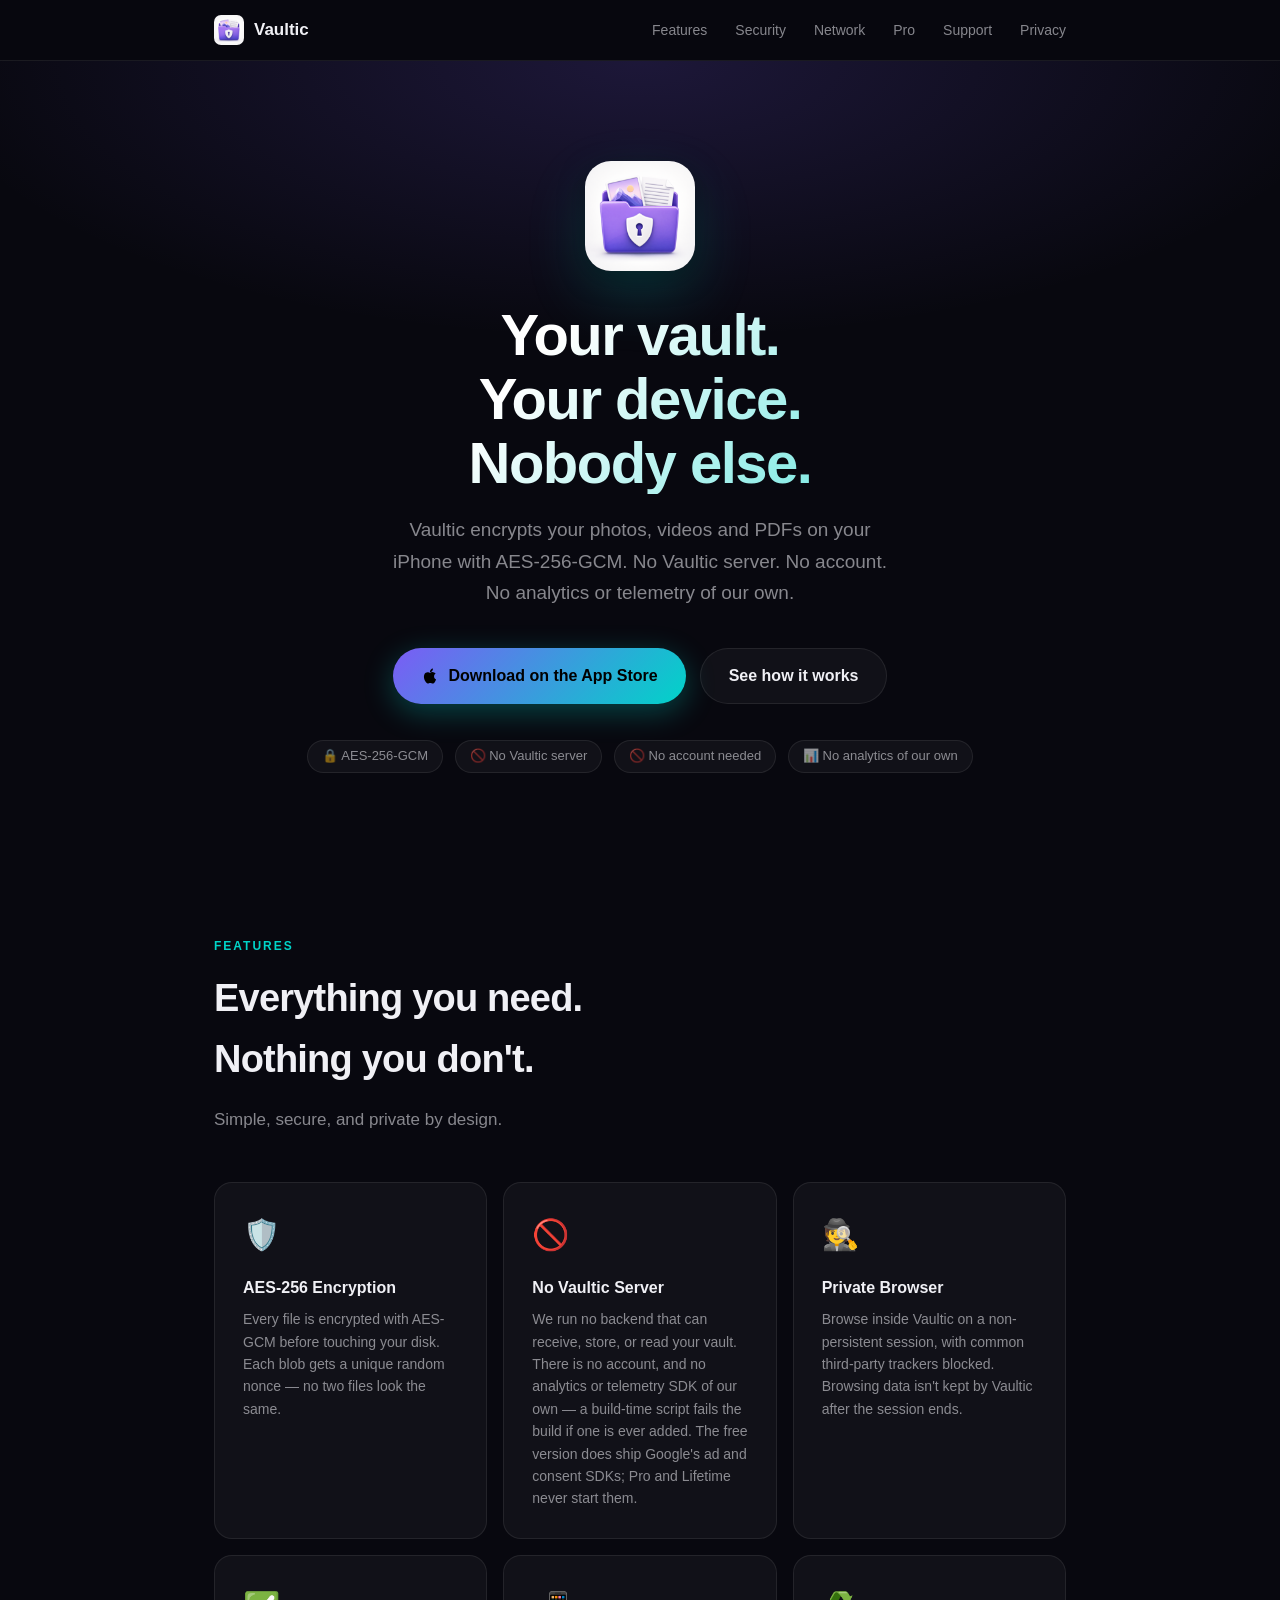
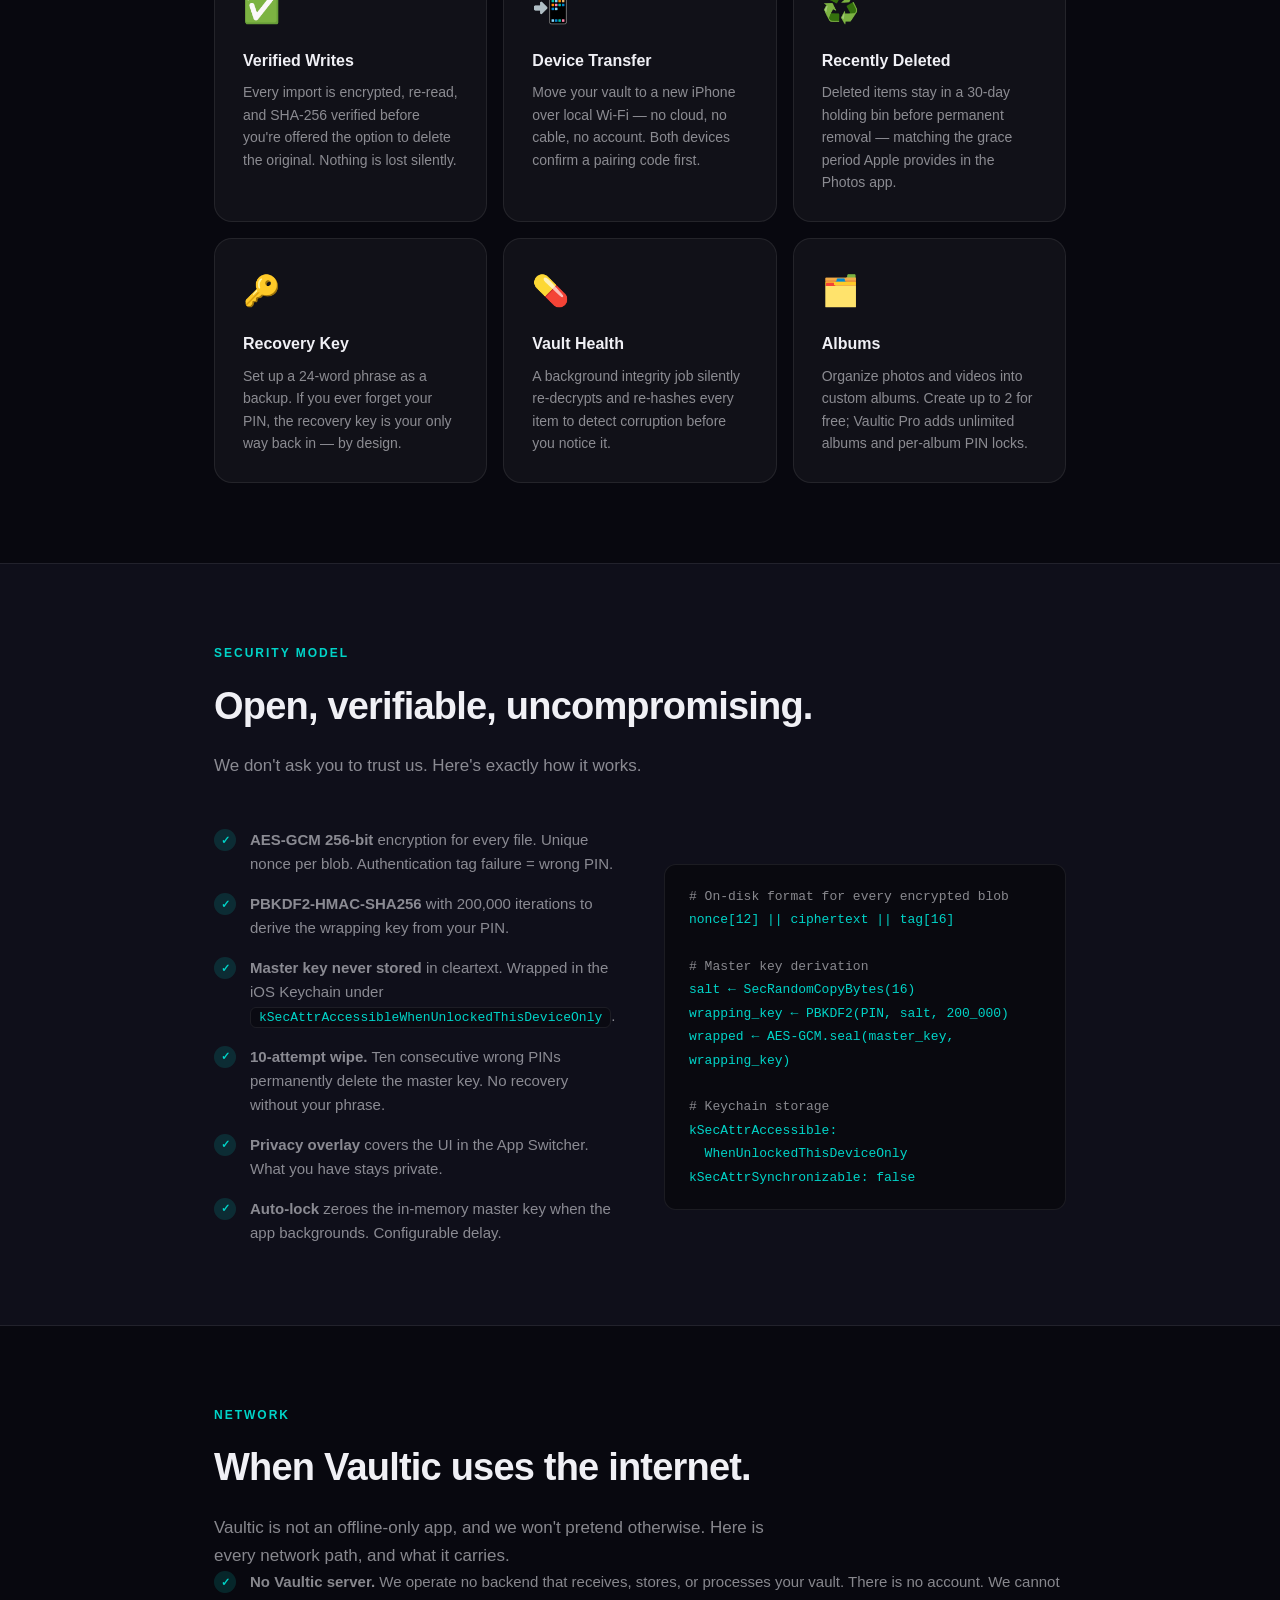
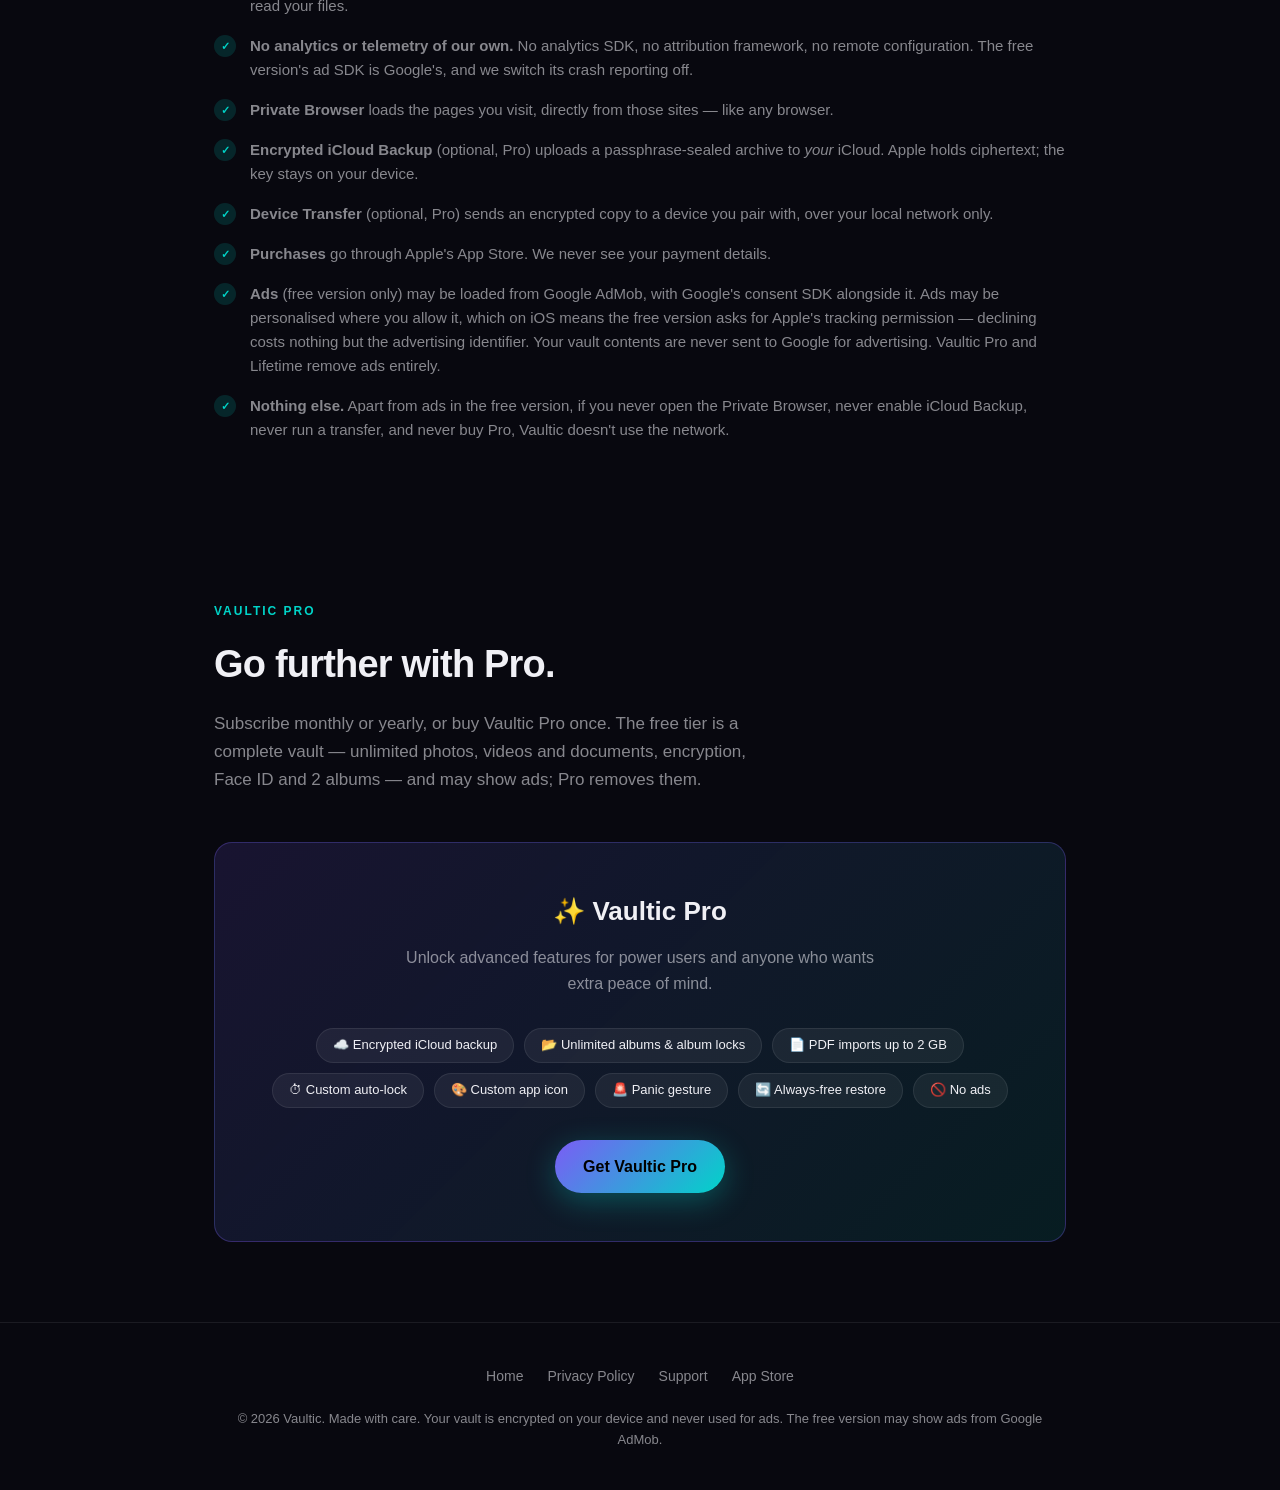
<file: index.html>
<!DOCTYPE html>
<html lang="en">
<head>
  <meta charset="UTF-8" />
  <meta name="viewport" content="width=device-width, initial-scale=1.0" />
  <title>Vaultic — Encrypted Photo & PDF Vault</title>
  <meta name="description" content="Encrypted photo, video and PDF vault for iPhone. AES-256-GCM, encrypted locally. No Vaultic server, no account, no analytics of our own." />
  <meta property="og:title" content="Vaultic — Encrypted Photo & PDF Vault" />
  <meta property="og:description" content="Private by design. Encrypted locally. No Vaultic server, no account, no analytics of our own." />
  <meta property="og:image" content="assets/icon.png" />
  <link rel="icon" href="assets/icon.png" />
  <link rel="stylesheet" href="style.css" />
</head>
<body>

<!-- ── Nav ── -->
<nav>
  <div class="nav-inner">
    <a href="index.html" class="nav-logo">
      <img src="assets/icon.png" alt="Vaultic icon" />
      Vaultic
    </a>
    <ul class="nav-links">
      <li><a href="#features">Features</a></li>
      <li><a href="#security">Security</a></li>
      <li><a href="#network">Network</a></li>
      <li><a href="#pro">Pro</a></li>
      <li><a href="support.html">Support</a></li>
      <li><a href="privacy.html">Privacy</a></li>
    </ul>
  </div>
</nav>

<!-- ── Hero ── -->
<section class="hero">
  <img src="assets/icon.png" alt="Vaultic" class="hero-icon" />
  <h1>Your vault.<br>Your device.<br>Nobody else.</h1>
  <p>Vaultic encrypts your photos, videos and PDFs on your iPhone with AES-256-GCM. No Vaultic server. No account. No analytics or telemetry of our own.</p>
  <div class="hero-cta">
    <a href="#" data-appstore-link class="btn btn-primary">
      <!-- Apple icon -->
      <svg width="18" height="18" viewBox="0 0 24 24" fill="currentColor"><path d="M18.71 19.5c-.83 1.24-1.71 2.45-3.05 2.47-1.34.03-1.77-.79-3.29-.79-1.53 0-2 .77-3.27.82-1.31.05-2.3-1.32-3.14-2.53C4.25 17 2.94 12.45 4.7 9.39c.87-1.52 2.43-2.48 4.12-2.51 1.28-.02 2.5.87 3.29.87.78 0 2.26-1.07 3.8-.91.65.03 2.47.26 3.64 1.98-.09.06-2.17 1.28-2.15 3.81.03 3.02 2.65 4.03 2.68 4.04-.03.07-.42 1.44-1.38 2.83M13 3.5c.73-.83 1.94-1.46 2.94-1.5.13 1.17-.34 2.35-1.04 3.19-.69.85-1.83 1.51-2.95 1.42-.15-1.15.41-2.35 1.05-3.11z"/></svg>
      Download on the App Store
    </a>
    <a href="#features" class="btn btn-secondary">See how it works</a>
  </div>
  <div class="hero-badge">
    <span>🔒 AES-256-GCM</span>
    <span>🚫 No Vaultic server</span>
    <span>🚫 No account needed</span>
    <span>📊 No analytics of our own</span>
  </div>
</section>

<!-- ── Features ── -->
<section id="features">
  <div class="container">
    <div class="section-label">Features</div>
    <h2 class="section-title">Everything you need.<br>Nothing you don't.</h2>
    <p class="section-sub">Simple, secure, and private by design.</p>

    <div class="features-grid">
      <div class="feature-card">
        <div class="feature-icon">🛡️</div>
        <h3>AES-256 Encryption</h3>
        <p>Every file is encrypted with AES-GCM before touching your disk. Each blob gets a unique random nonce — no two files look the same.</p>
      </div>
      <div class="feature-card">
        <div class="feature-icon">🚫</div>
        <h3>No Vaultic Server</h3>
        <p>We run no backend that can receive, store, or read your vault. There is no account, and no analytics or telemetry SDK of our own — a build-time script fails the build if one is ever added. The free version does ship Google's ad and consent SDKs; Pro and Lifetime never start them.</p>
      </div>
      <div class="feature-card">
        <div class="feature-icon">🕵️</div>
        <h3>Private Browser</h3>
        <p>Browse inside Vaultic on a non-persistent session, with common third-party trackers blocked. Browsing data isn't kept by Vaultic after the session ends.</p>
      </div>
      <div class="feature-card">
        <div class="feature-icon">✅</div>
        <h3>Verified Writes</h3>
        <p>Every import is encrypted, re-read, and SHA-256 verified before you're offered the option to delete the original. Nothing is lost silently.</p>
      </div>
      <div class="feature-card">
        <div class="feature-icon">📲</div>
        <h3>Device Transfer</h3>
        <p>Move your vault to a new iPhone over local Wi-Fi — no cloud, no cable, no account. Both devices confirm a pairing code first.</p>
      </div>
      <div class="feature-card">
        <div class="feature-icon">♻️</div>
        <h3>Recently Deleted</h3>
        <p>Deleted items stay in a 30-day holding bin before permanent removal — matching the grace period Apple provides in the Photos app.</p>
      </div>
      <div class="feature-card">
        <div class="feature-icon">🔑</div>
        <h3>Recovery Key</h3>
        <p>Set up a 24-word phrase as a backup. If you ever forget your PIN, the recovery key is your only way back in — by design.</p>
      </div>
      <div class="feature-card">
        <div class="feature-icon">💊</div>
        <h3>Vault Health</h3>
        <p>A background integrity job silently re-decrypts and re-hashes every item to detect corruption before you notice it.</p>
      </div>
      <div class="feature-card">
        <div class="feature-icon">🗂️</div>
        <h3>Albums</h3>
        <p>Organize photos and videos into custom albums. Create up to 2 for free; Vaultic Pro adds unlimited albums and per-album PIN locks.</p>
      </div>
    </div>
  </div>
</section>

<!-- ── Security ── -->
<section id="security" class="security-section">
  <div class="container">
    <div class="section-label">Security Model</div>
    <h2 class="section-title">Open, verifiable, uncompromising.</h2>
    <p class="section-sub">We don't ask you to trust us. Here's exactly how it works.</p>

    <div class="security-grid">
      <ul class="security-list">
        <li>
          <span class="check"></span>
          <span><strong>AES-GCM 256-bit</strong> encryption for every file. Unique nonce per blob. Authentication tag failure = wrong PIN.</span>
        </li>
        <li>
          <span class="check"></span>
          <span><strong>PBKDF2-HMAC-SHA256</strong> with 200,000 iterations to derive the wrapping key from your PIN.</span>
        </li>
        <li>
          <span class="check"></span>
          <span><strong>Master key never stored</strong> in cleartext. Wrapped in the iOS Keychain under <code class="code-inline">kSecAttrAccessibleWhenUnlockedThisDeviceOnly</code>.</span>
        </li>
        <li>
          <span class="check"></span>
          <span><strong>10-attempt wipe.</strong> Ten consecutive wrong PINs permanently delete the master key. No recovery without your phrase.</span>
        </li>
        <li>
          <span class="check"></span>
          <span><strong>Privacy overlay</strong> covers the UI in the App Switcher. What you have stays private.</span>
        </li>
        <li>
          <span class="check"></span>
          <span><strong>Auto-lock</strong> zeroes the in-memory master key when the app backgrounds. Configurable delay.</span>
        </li>
      </ul>

      <div class="code-block">
        <span class="comment"># On-disk format for every encrypted blob</span><br>
        nonce[12] || ciphertext || tag[16]<br><br>
        <span class="comment"># Master key derivation</span><br>
        salt ← SecRandomCopyBytes(16)<br>
        wrapping_key ← PBKDF2(PIN, salt, 200_000)<br>
        wrapped ← AES-GCM.seal(master_key, wrapping_key)<br><br>
        <span class="comment"># Keychain storage</span><br>
        kSecAttrAccessible:<br>
        &nbsp;&nbsp;WhenUnlockedThisDeviceOnly<br>
        kSecAttrSynchronizable: false
      </div>
    </div>
  </div>
</section>

<!-- ── Network transparency ── -->
<section id="network">
  <div class="container">
    <div class="section-label">Network</div>
    <h2 class="section-title">When Vaultic uses the internet.</h2>
    <p class="section-sub">Vaultic is not an offline-only app, and we won't pretend otherwise. Here is every network path, and what it carries.</p>

    <ul class="security-list">
      <li>
        <span class="check"></span>
        <span><strong>No Vaultic server.</strong> We operate no backend that receives, stores, or processes your vault. There is no account. We cannot read your files.</span>
      </li>
      <li>
        <span class="check"></span>
        <span><strong>No analytics or telemetry of our own.</strong> No analytics SDK, no attribution framework, no remote configuration. The free version's ad SDK is Google's, and we switch its crash reporting off.</span>
      </li>
      <li>
        <span class="check"></span>
        <span><strong>Private Browser</strong> loads the pages you visit, directly from those sites — like any browser.</span>
      </li>
      <li>
        <span class="check"></span>
        <span><strong>Encrypted iCloud Backup</strong> (optional, Pro) uploads a passphrase-sealed archive to <em>your</em> iCloud. Apple holds ciphertext; the key stays on your device.</span>
      </li>
      <li>
        <span class="check"></span>
        <span><strong>Device Transfer</strong> (optional, Pro) sends an encrypted copy to a device you pair with, over your local network only.</span>
      </li>
      <li>
        <span class="check"></span>
        <span><strong>Purchases</strong> go through Apple's App Store. We never see your payment details.</span>
      </li>
      <li>
        <span class="check"></span>
        <span><strong>Ads</strong> (free version only) may be loaded from Google AdMob, with Google's consent SDK alongside it. Ads may be personalised where you allow it, which on iOS means the free version asks for Apple's tracking permission — declining costs nothing but the advertising identifier. Your vault contents are never sent to Google for advertising. Vaultic Pro and Lifetime remove ads entirely.</span>
      </li>
      <li>
        <span class="check"></span>
        <span><strong>Nothing else.</strong> Apart from ads in the free version, if you never open the Private Browser, never enable iCloud Backup, never run a transfer, and never buy Pro, Vaultic doesn't use the network.</span>
      </li>
    </ul>
  </div>
</section>

<!-- ── Pro ── -->
<section id="pro">
  <div class="container">
    <div class="section-label">Vaultic Pro</div>
    <h2 class="section-title">Go further with Pro.</h2>
    <p class="section-sub">Subscribe monthly or yearly, or buy Vaultic Pro once. The free tier is a complete vault — unlimited photos, videos and documents, encryption, Face&nbsp;ID and 2 albums — and may show ads; Pro removes them.</p>

    <div class="pro-card">
      <h3>✨ Vaultic Pro</h3>
      <p>Unlock advanced features for power users and anyone who wants extra peace of mind.</p>
      <div class="pro-features">
        <span class="pro-pill">☁️ Encrypted iCloud backup</span>
        <span class="pro-pill">📂 Unlimited albums &amp; album locks</span>
        <span class="pro-pill">📄 PDF imports up to 2 GB</span>
        <span class="pro-pill">⏱ Custom auto-lock</span>
        <span class="pro-pill">🎨 Custom app icon</span>
        <span class="pro-pill">🚨 Panic gesture</span>
        <span class="pro-pill">🔄 Always-free restore</span>
        <span class="pro-pill">🚫 No ads</span>
      </div>
      <a href="#" data-appstore-link class="btn btn-primary">
        Get Vaultic Pro
      </a>
    </div>
  </div>
</section>

<!-- ── Footer ── -->
<footer>
  <div class="footer-inner">
    <ul class="footer-links">
      <li><a href="index.html">Home</a></li>
      <li><a href="privacy.html">Privacy Policy</a></li>
      <li><a href="support.html">Support</a></li>
      <li><a href="#" data-appstore-link>App Store</a></li>
    </ul>
    <p>© 2026 Vaultic. Made with care. Your vault is encrypted on your device and never used for ads. The free version may show ads from Google AdMob.</p>
  </div>
</footer>

<script src="assets/config.js"></script>

</body>
</html>
</file>
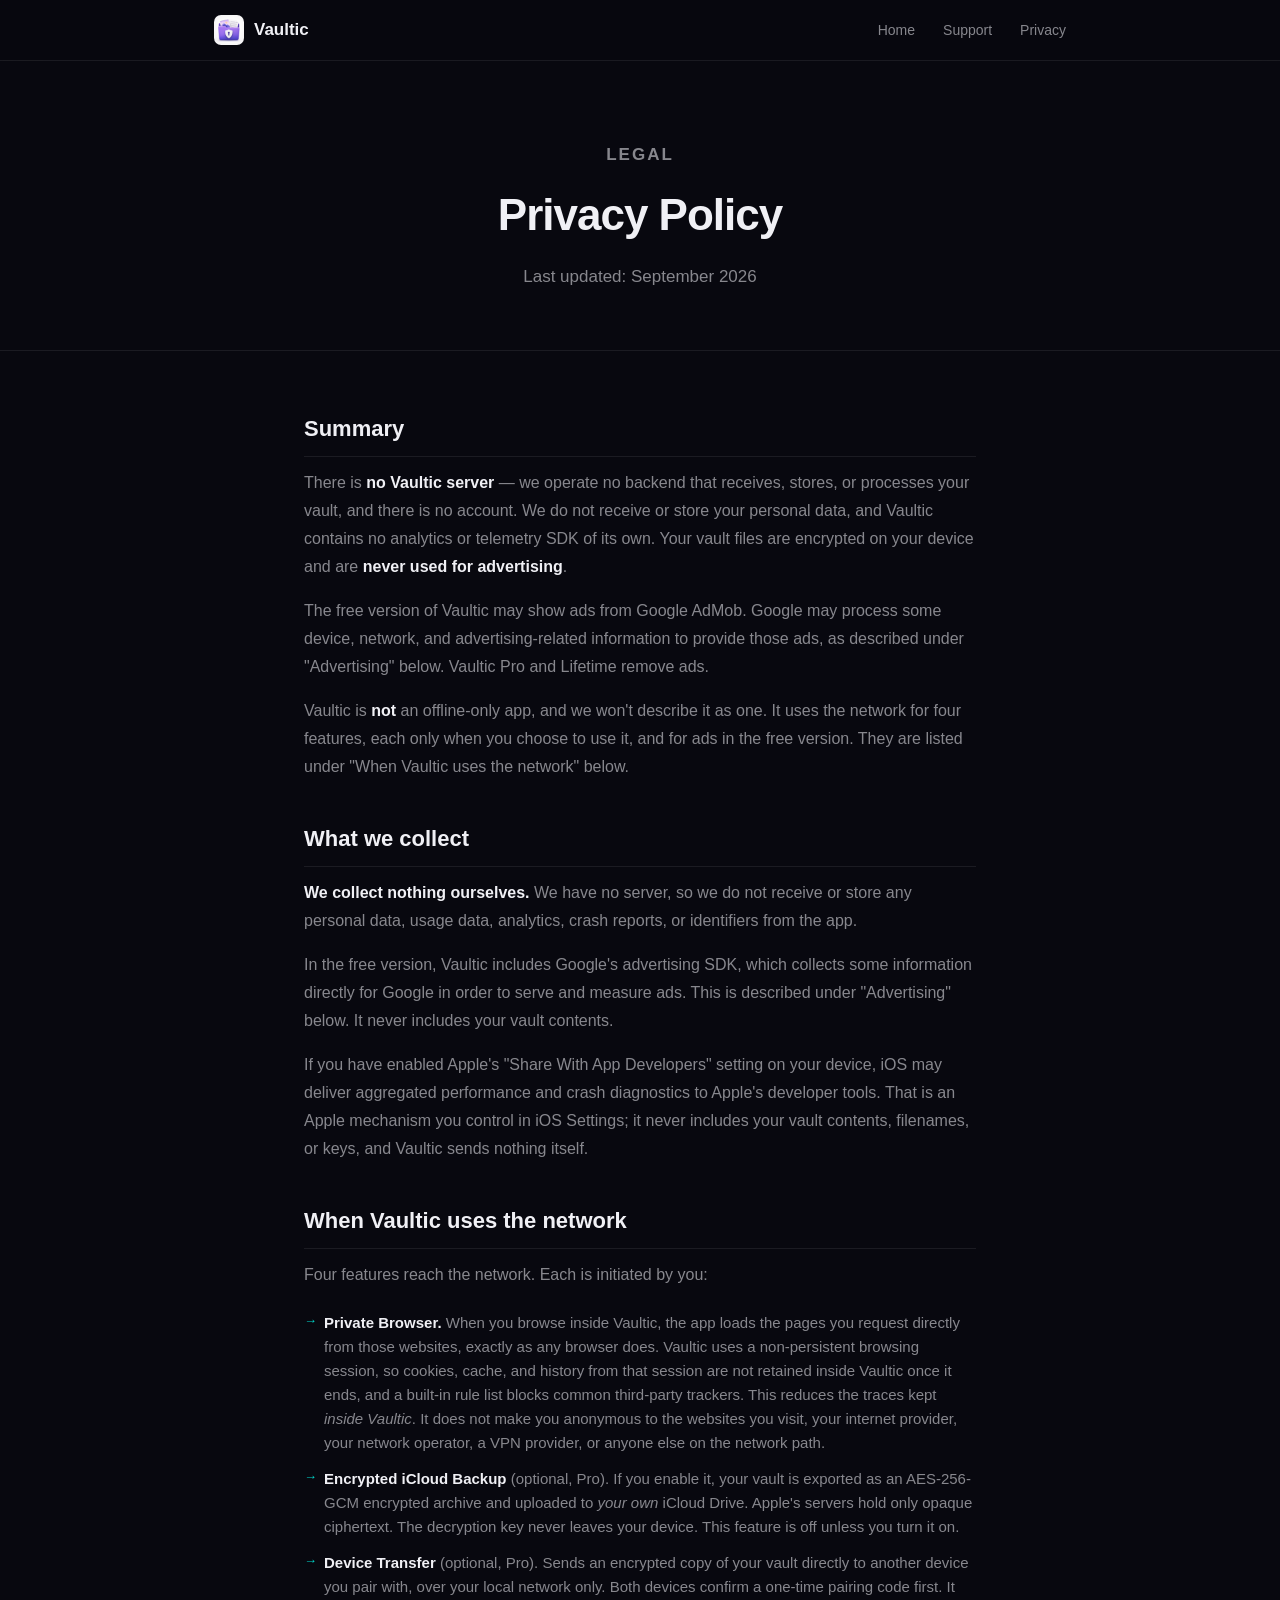
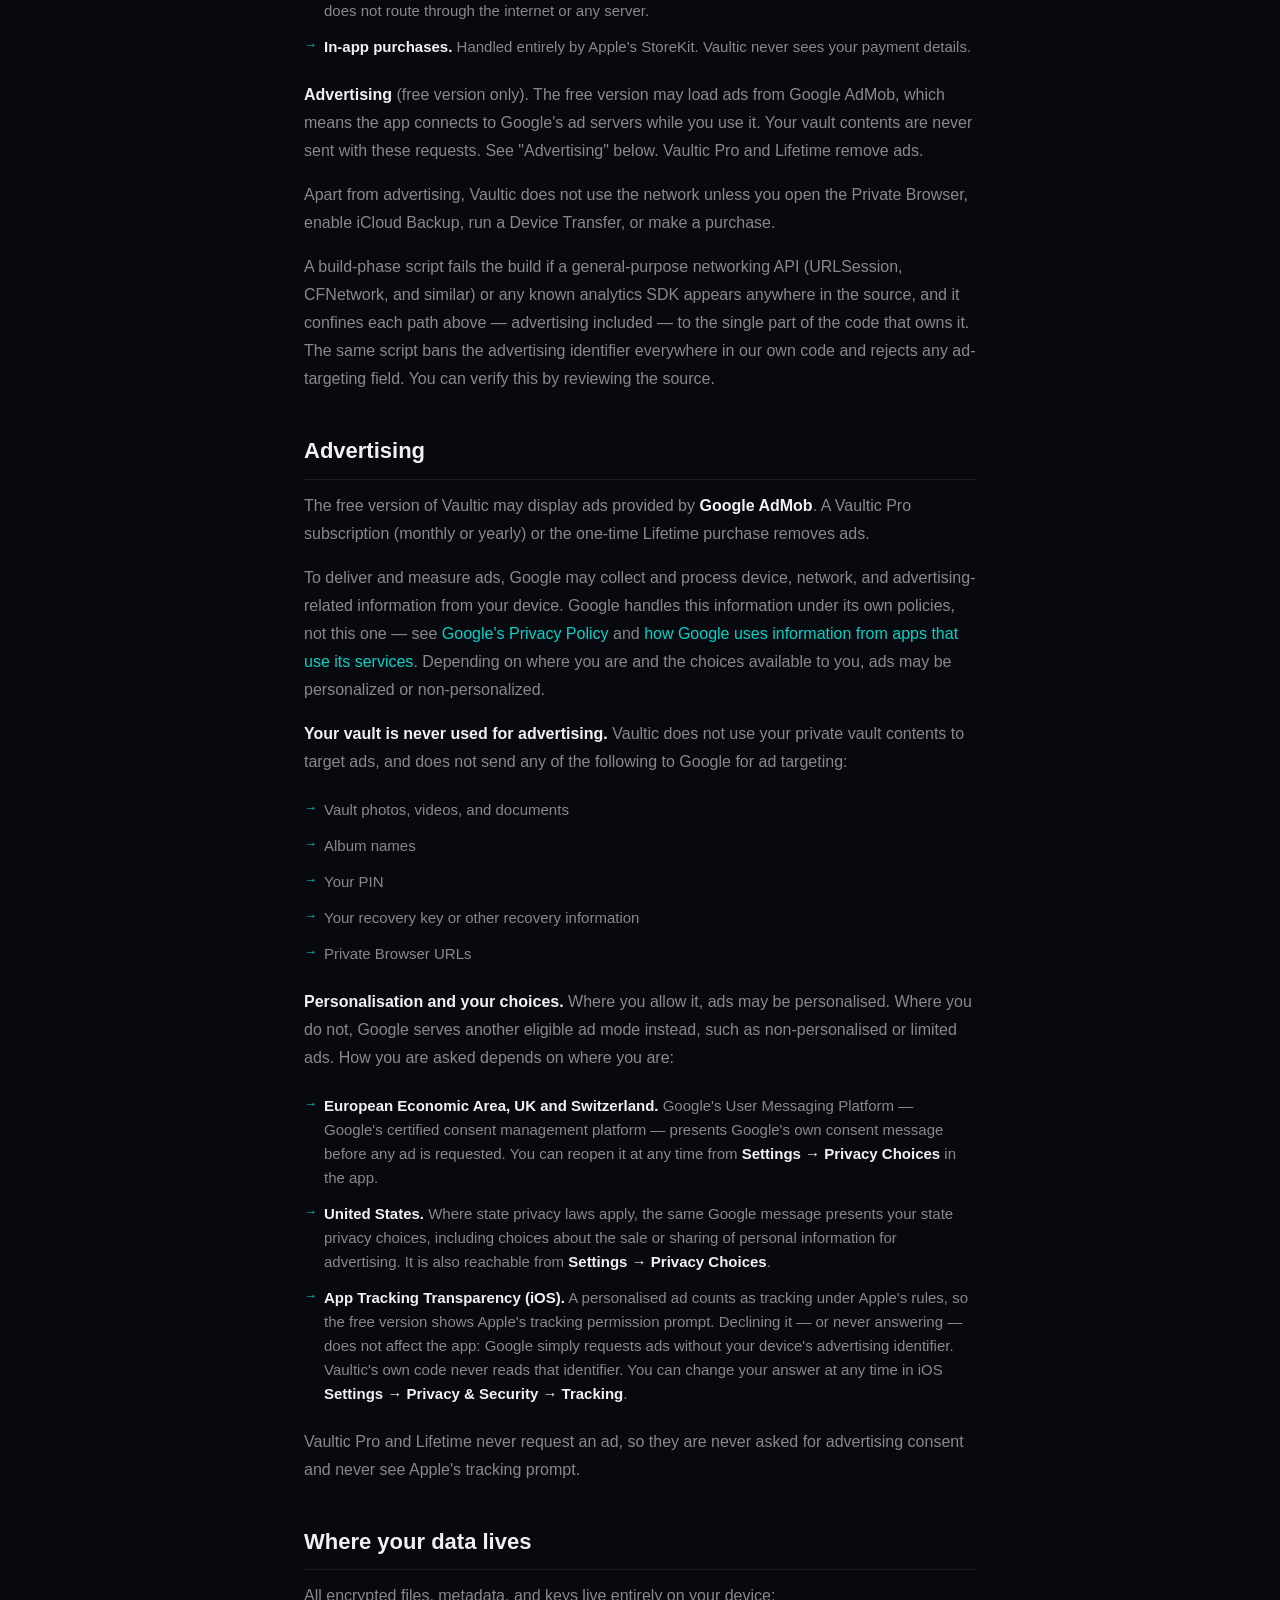
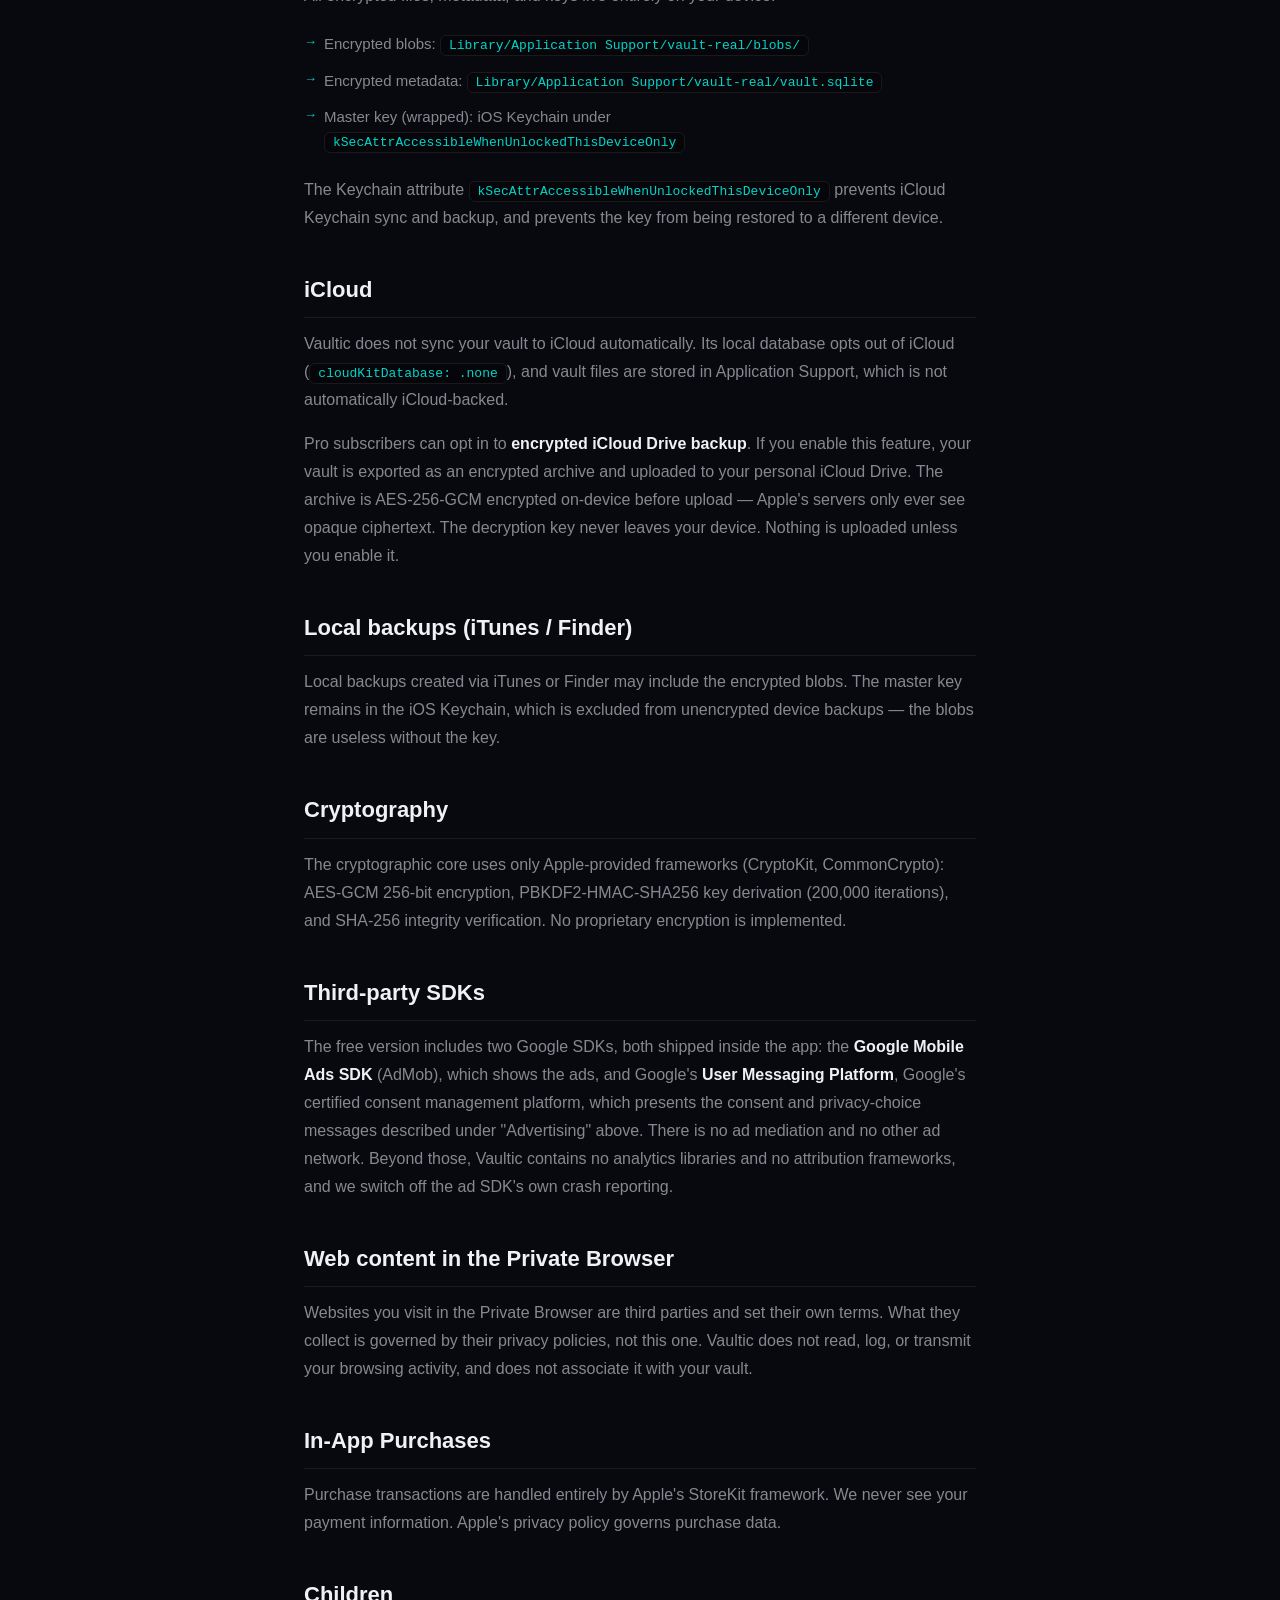
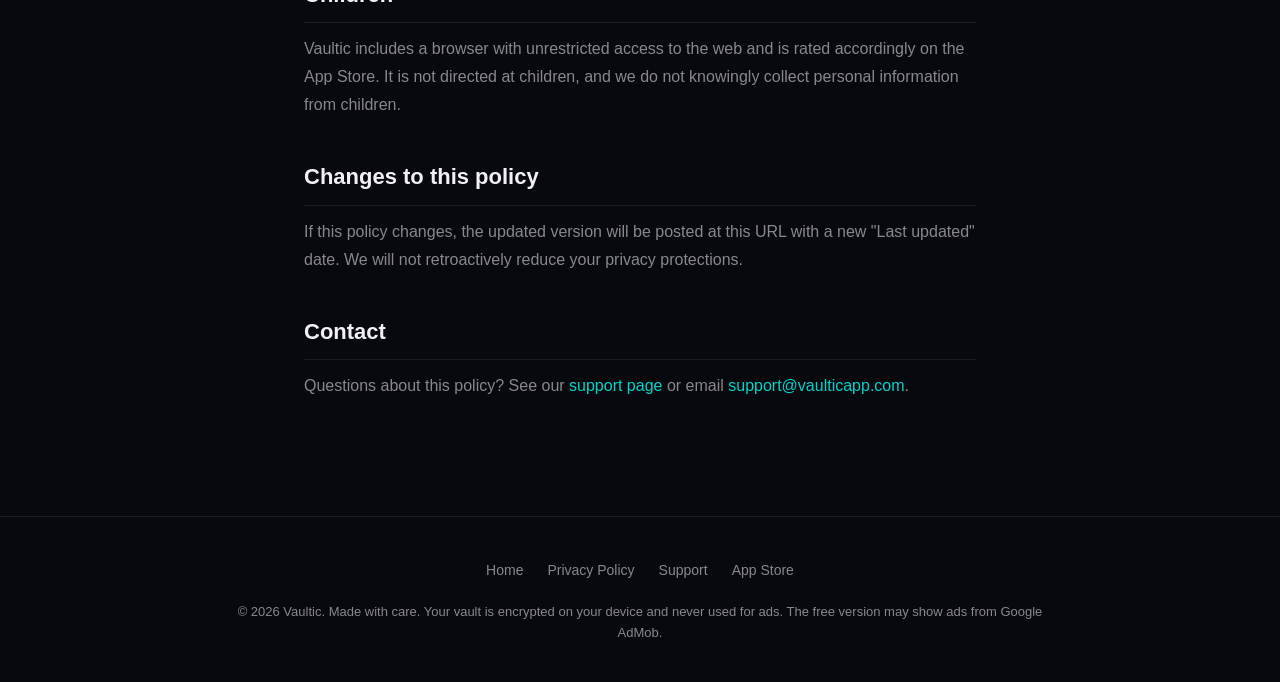
<file: privacy.html>
<!DOCTYPE html>
<html lang="en">
<head>
  <meta charset="UTF-8" />
  <meta name="viewport" content="width=device-width, initial-scale=1.0" />
  <title>Privacy Policy — Vaultic</title>
  <meta name="description" content="Vaultic operates no server and never uses your vault for advertising. Vault files are encrypted on your device. The free version may show ads from Google AdMob." />
  <link rel="icon" href="assets/icon.png" />
  <link rel="stylesheet" href="style.css" />
</head>
<body>

<nav>
  <div class="nav-inner">
    <a href="index.html" class="nav-logo">
      <img src="assets/icon.png" alt="Vaultic icon" />
      Vaultic
    </a>
    <ul class="nav-links">
      <li><a href="index.html">Home</a></li>
      <li><a href="support.html">Support</a></li>
      <li><a href="privacy.html">Privacy</a></li>
    </ul>
  </div>
</nav>

<div class="page-hero">
  <p class="section-label">Legal</p>
  <h1>Privacy Policy</h1>
  <p>Last updated: September 2026</p>
</div>

<div class="page-content">

  <h2>Summary</h2>
  <p>There is <strong>no Vaultic server</strong> — we operate no backend that receives, stores, or processes your vault, and there is no account. We do not receive or store your personal data, and Vaultic contains no analytics or telemetry SDK of its own. Your vault files are encrypted on your device and are <strong>never used for advertising</strong>.</p>
  <p>The free version of Vaultic may show ads from Google AdMob. Google may process some device, network, and advertising-related information to provide those ads, as described under "Advertising" below. Vaultic Pro and Lifetime remove ads.</p>
  <p>Vaultic is <strong>not</strong> an offline-only app, and we won't describe it as one. It uses the network for four features, each only when you choose to use it, and for ads in the free version. They are listed under "When Vaultic uses the network" below.</p>

  <h2>What we collect</h2>
  <p><strong>We collect nothing ourselves.</strong> We have no server, so we do not receive or store any personal data, usage data, analytics, crash reports, or identifiers from the app.</p>
  <p>In the free version, Vaultic includes Google's advertising SDK, which collects some information directly for Google in order to serve and measure ads. This is described under "Advertising" below. It never includes your vault contents.</p>
  <p>If you have enabled Apple's "Share With App Developers" setting on your device, iOS may deliver aggregated performance and crash diagnostics to Apple's developer tools. That is an Apple mechanism you control in iOS Settings; it never includes your vault contents, filenames, or keys, and Vaultic sends nothing itself.</p>

  <h2>When Vaultic uses the network</h2>
  <p>Four features reach the network. Each is initiated by you:</p>
  <ul>
    <li><strong>Private Browser.</strong> When you browse inside Vaultic, the app loads the pages you request directly from those websites, exactly as any browser does. Vaultic uses a non-persistent browsing session, so cookies, cache, and history from that session are not retained inside Vaultic once it ends, and a built-in rule list blocks common third-party trackers. This reduces the traces kept <em>inside Vaultic</em>. It does not make you anonymous to the websites you visit, your internet provider, your network operator, a VPN provider, or anyone else on the network path.</li>
    <li><strong>Encrypted iCloud Backup</strong> (optional, Pro). If you enable it, your vault is exported as an AES-256-GCM encrypted archive and uploaded to <em>your own</em> iCloud Drive. Apple's servers hold only opaque ciphertext. The decryption key never leaves your device. This feature is off unless you turn it on.</li>
    <li><strong>Device Transfer</strong> (optional, Pro). Sends an encrypted copy of your vault directly to another device you pair with, over your local network only. Both devices confirm a one-time pairing code first. It does not route through the internet or any server.</li>
    <li><strong>In-app purchases.</strong> Handled entirely by Apple's StoreKit. Vaultic never sees your payment details.</li>
  </ul>
  <p><strong>Advertising</strong> (free version only). The free version may load ads from Google AdMob, which means the app connects to Google's ad servers while you use it. Your vault contents are never sent with these requests. See "Advertising" below. Vaultic Pro and Lifetime remove ads.</p>
  <p>Apart from advertising, Vaultic does not use the network unless you open the Private Browser, enable iCloud Backup, run a Device Transfer, or make a purchase.</p>
  <p>A build-phase script fails the build if a general-purpose networking API (URLSession, CFNetwork, and similar) or any known analytics SDK appears anywhere in the source, and it confines each path above — advertising included — to the single part of the code that owns it. The same script bans the advertising identifier everywhere in our own code and rejects any ad-targeting field. You can verify this by reviewing the source.</p>

  <h2 id="advertising">Advertising</h2>
  <p>The free version of Vaultic may display ads provided by <strong>Google AdMob</strong>. A Vaultic Pro subscription (monthly or yearly) or the one-time Lifetime purchase removes ads.</p>
  <p>To deliver and measure ads, Google may collect and process device, network, and advertising-related information from your device. Google handles this information under its own policies, not this one — see <a href="https://policies.google.com/privacy">Google's Privacy Policy</a> and <a href="https://policies.google.com/technologies/partner-sites">how Google uses information from apps that use its services</a>. Depending on where you are and the choices available to you, ads may be personalized or non-personalized.</p>
  <p><strong>Your vault is never used for advertising.</strong> Vaultic does not use your private vault contents to target ads, and does not send any of the following to Google for ad targeting:</p>
  <ul>
    <li>Vault photos, videos, and documents</li>
    <li>Album names</li>
    <li>Your PIN</li>
    <li>Your recovery key or other recovery information</li>
    <li>Private Browser URLs</li>
  </ul>
  <p><strong>Personalisation and your choices.</strong> Where you allow it, ads may be personalised. Where you do not, Google serves another eligible ad mode instead, such as non-personalised or limited ads. How you are asked depends on where you are:</p>
  <ul>
    <li><strong>European Economic Area, UK and Switzerland.</strong> Google's User Messaging Platform — Google's certified consent management platform — presents Google's own consent message before any ad is requested. You can reopen it at any time from <strong>Settings → Privacy Choices</strong> in the app.</li>
    <li><strong>United States.</strong> Where state privacy laws apply, the same Google message presents your state privacy choices, including choices about the sale or sharing of personal information for advertising. It is also reachable from <strong>Settings → Privacy Choices</strong>.</li>
    <li><strong>App Tracking Transparency (iOS).</strong> A personalised ad counts as tracking under Apple's rules, so the free version shows Apple's tracking permission prompt. Declining it — or never answering — does not affect the app: Google simply requests ads without your device's advertising identifier. Vaultic's own code never reads that identifier. You can change your answer at any time in iOS <strong>Settings → Privacy &amp; Security → Tracking</strong>.</li>
  </ul>
  <p>Vaultic Pro and Lifetime never request an ad, so they are never asked for advertising consent and never see Apple's tracking prompt.</p>

  <h2>Where your data lives</h2>
  <p>All encrypted files, metadata, and keys live entirely on your device:</p>
  <ul>
    <li>Encrypted blobs: <code class="code-inline">Library/Application Support/vault-real/blobs/</code></li>
    <li>Encrypted metadata: <code class="code-inline">Library/Application Support/vault-real/vault.sqlite</code></li>
    <li>Master key (wrapped): iOS Keychain under <code class="code-inline">kSecAttrAccessibleWhenUnlockedThisDeviceOnly</code></li>
  </ul>
  <p>The Keychain attribute <code class="code-inline">kSecAttrAccessibleWhenUnlockedThisDeviceOnly</code> prevents iCloud Keychain sync and backup, and prevents the key from being restored to a different device.</p>

  <h2>iCloud</h2>
  <p>Vaultic does not sync your vault to iCloud automatically. Its local database opts out of iCloud (<code class="code-inline">cloudKitDatabase: .none</code>), and vault files are stored in Application Support, which is not automatically iCloud-backed.</p>
  <p>Pro subscribers can opt in to <strong>encrypted iCloud Drive backup</strong>. If you enable this feature, your vault is exported as an encrypted archive and uploaded to your personal iCloud Drive. The archive is AES-256-GCM encrypted on-device before upload — Apple's servers only ever see opaque ciphertext. The decryption key never leaves your device. Nothing is uploaded unless you enable it.</p>

  <h2>Local backups (iTunes / Finder)</h2>
  <p>Local backups created via iTunes or Finder may include the encrypted blobs. The master key remains in the iOS Keychain, which is excluded from unencrypted device backups — the blobs are useless without the key.</p>

  <h2>Cryptography</h2>
  <p>The cryptographic core uses only Apple-provided frameworks (CryptoKit, CommonCrypto): AES-GCM 256-bit encryption, PBKDF2-HMAC-SHA256 key derivation (200,000 iterations), and SHA-256 integrity verification. No proprietary encryption is implemented.</p>

  <h2>Third-party SDKs</h2>
  <p>The free version includes two Google SDKs, both shipped inside the app: the <strong>Google Mobile Ads SDK</strong> (AdMob), which shows the ads, and Google's <strong>User Messaging Platform</strong>, Google's certified consent management platform, which presents the consent and privacy-choice messages described under "Advertising" above. There is no ad mediation and no other ad network. Beyond those, Vaultic contains no analytics libraries and no attribution frameworks, and we switch off the ad SDK's own crash reporting.</p>

  <h2>Web content in the Private Browser</h2>
  <p>Websites you visit in the Private Browser are third parties and set their own terms. What they collect is governed by their privacy policies, not this one. Vaultic does not read, log, or transmit your browsing activity, and does not associate it with your vault.</p>

  <h2>In-App Purchases</h2>
  <p>Purchase transactions are handled entirely by Apple's StoreKit framework. We never see your payment information. Apple's privacy policy governs purchase data.</p>

  <h2>Children</h2>
  <p>Vaultic includes a browser with unrestricted access to the web and is rated accordingly on the App Store. It is not directed at children, and we do not knowingly collect personal information from children.</p>

  <h2>Changes to this policy</h2>
  <p>If this policy changes, the updated version will be posted at this URL with a new "Last updated" date. We will not retroactively reduce your privacy protections.</p>

  <h2>Contact</h2>
  <p>Questions about this policy? See our <a href="support.html">support page</a> or email <a href="mailto:support@vaulticapp.com" data-support-email>support@vaulticapp.com</a>.</p>

</div>

<footer>
  <div class="footer-inner">
    <ul class="footer-links">
      <li><a href="index.html">Home</a></li>
      <li><a href="privacy.html">Privacy Policy</a></li>
      <li><a href="support.html">Support</a></li>
      <li><a href="#" data-appstore-link>App Store</a></li>
    </ul>
    <p>© 2026 Vaultic. Made with care. Your vault is encrypted on your device and never used for ads. The free version may show ads from Google AdMob.</p>
  </div>
</footer>

<script src="assets/config.js"></script>

</body>
</html>
</file>
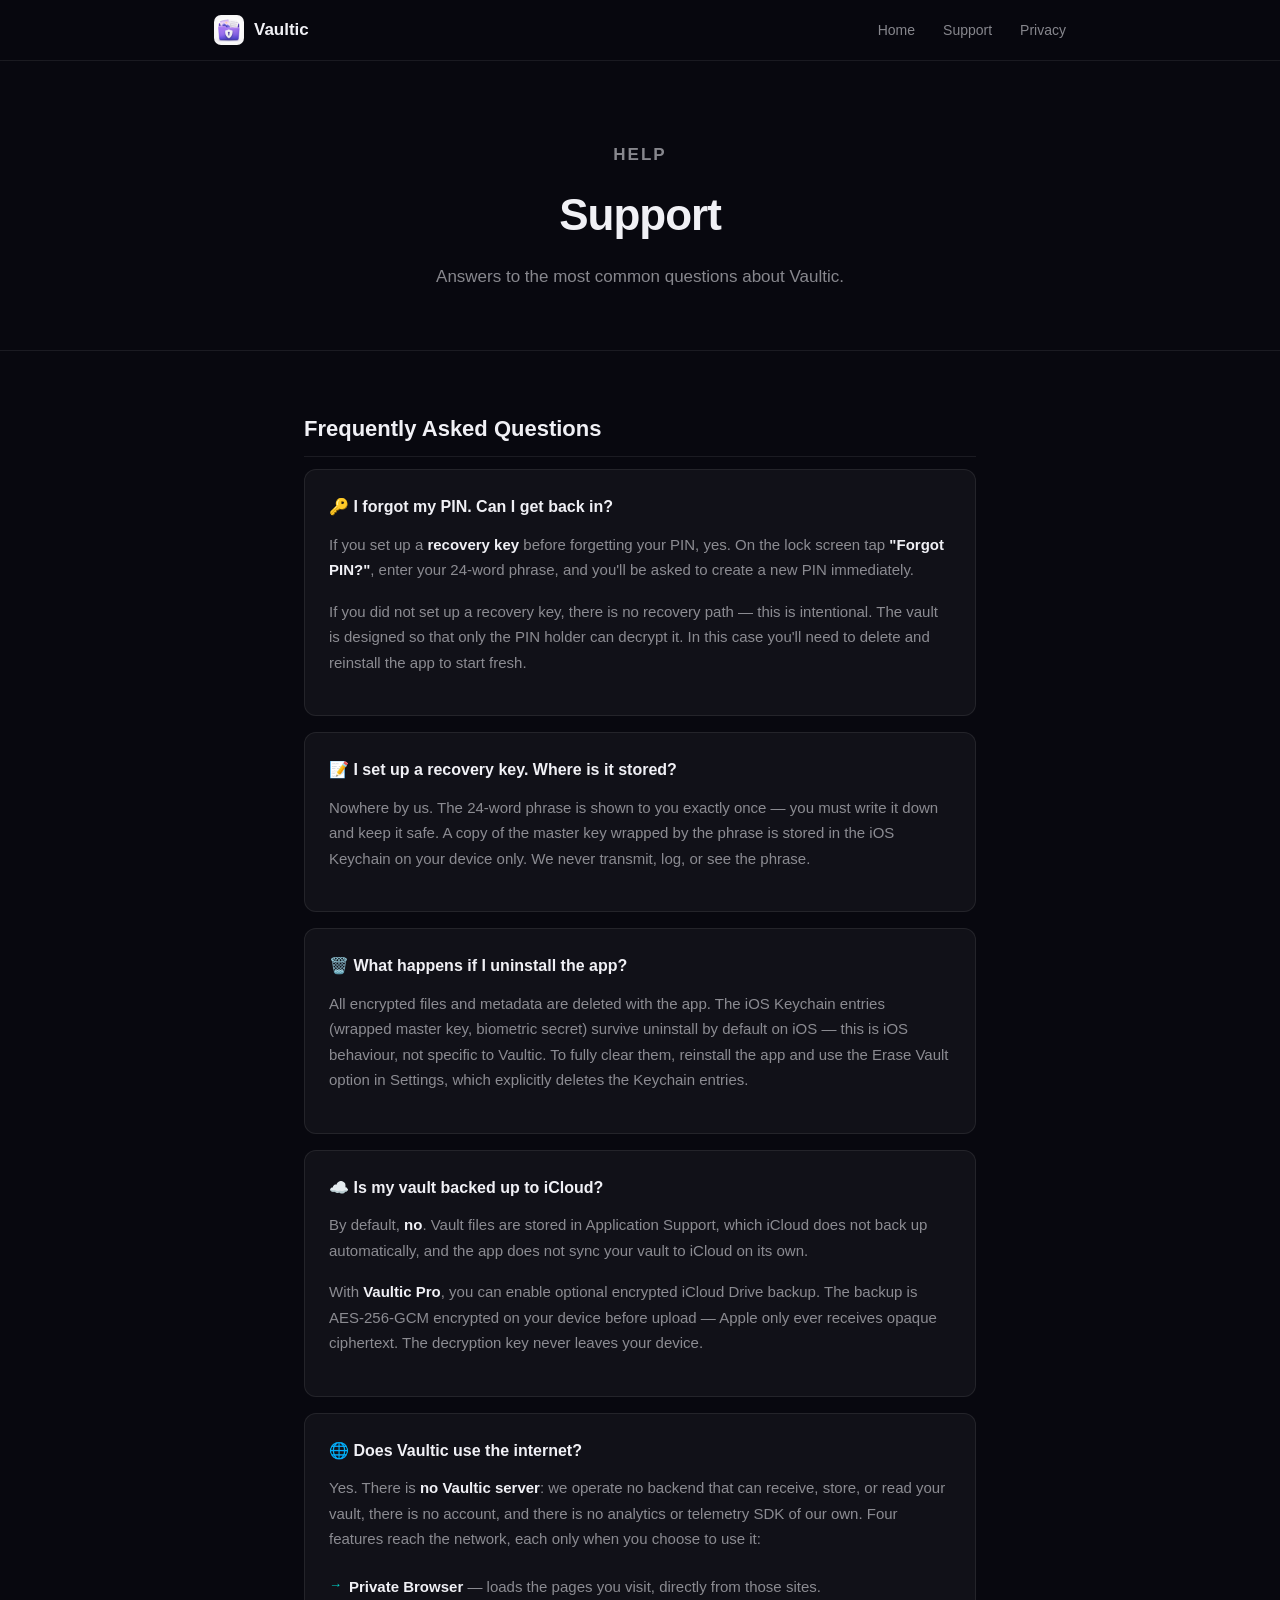
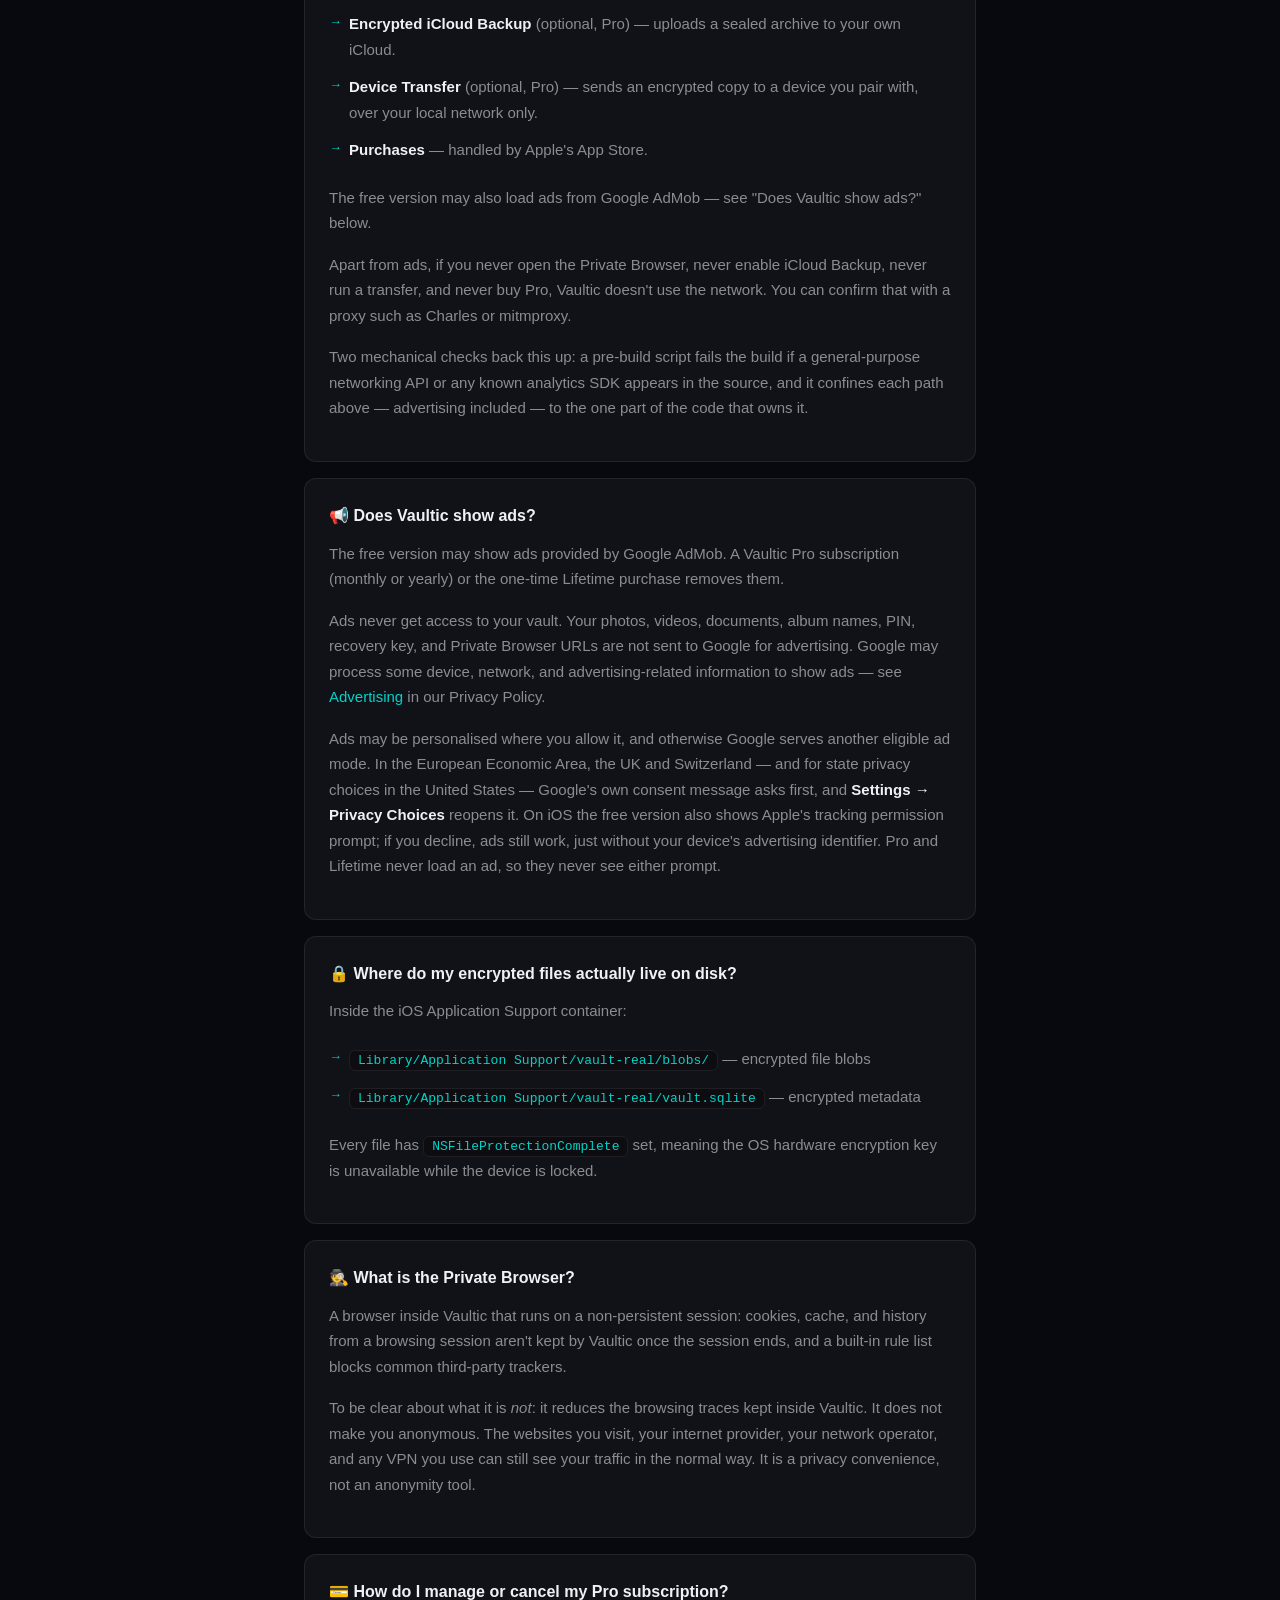
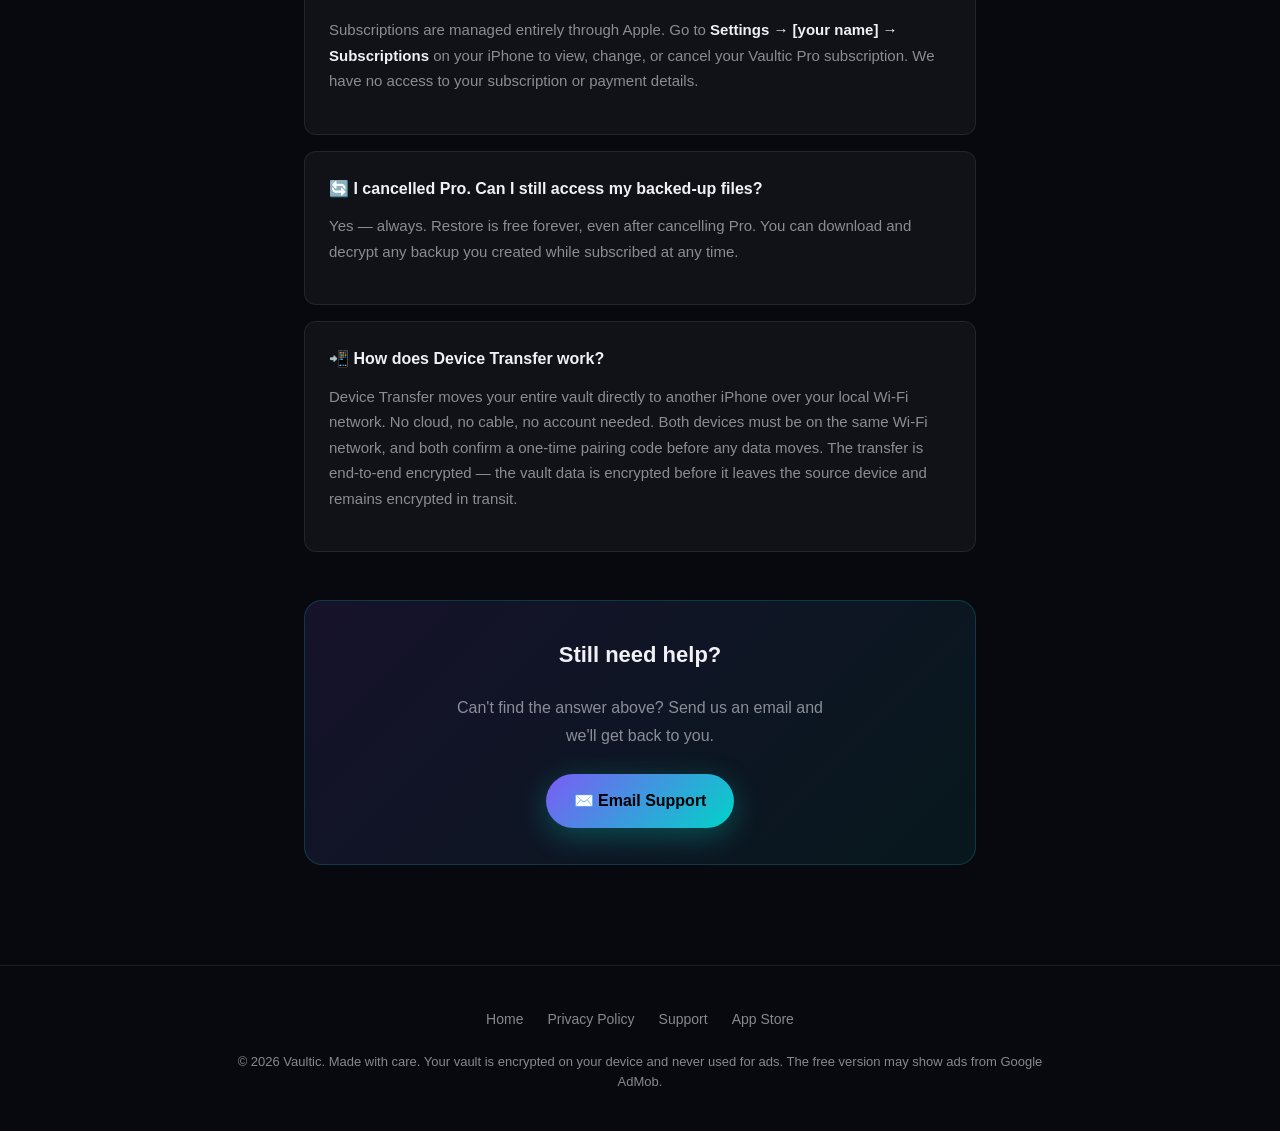
<file: support.html>
<!DOCTYPE html>
<html lang="en">
<head>
  <meta charset="UTF-8" />
  <meta name="viewport" content="width=device-width, initial-scale=1.0" />
  <title>Support — Vaultic</title>
  <meta name="description" content="Get help with Vaultic. Frequently asked questions, troubleshooting, and contact information." />
  <link rel="icon" href="assets/icon.png" />
  <link rel="stylesheet" href="style.css" />
</head>
<body>

<nav>
  <div class="nav-inner">
    <a href="index.html" class="nav-logo">
      <img src="assets/icon.png" alt="Vaultic icon" />
      Vaultic
    </a>
    <ul class="nav-links">
      <li><a href="index.html">Home</a></li>
      <li><a href="support.html">Support</a></li>
      <li><a href="privacy.html">Privacy</a></li>
    </ul>
  </div>
</nav>

<div class="page-hero">
  <p class="section-label">Help</p>
  <h1>Support</h1>
  <p>Answers to the most common questions about Vaultic.</p>
</div>

<div class="page-content">

  <h2>Frequently Asked Questions</h2>

  <div class="faq-item">
    <h3>🔑 I forgot my PIN. Can I get back in?</h3>
    <p>If you set up a <strong>recovery key</strong> before forgetting your PIN, yes. On the lock screen tap <strong>"Forgot PIN?"</strong>, enter your 24-word phrase, and you'll be asked to create a new PIN immediately.</p>
    <p>If you did not set up a recovery key, there is no recovery path — this is intentional. The vault is designed so that only the PIN holder can decrypt it. In this case you'll need to delete and reinstall the app to start fresh.</p>
  </div>

  <div class="faq-item">
    <h3>📝 I set up a recovery key. Where is it stored?</h3>
    <p>Nowhere by us. The 24-word phrase is shown to you exactly once — you must write it down and keep it safe. A copy of the master key wrapped by the phrase is stored in the iOS Keychain on your device only. We never transmit, log, or see the phrase.</p>
  </div>

  <div class="faq-item">
    <h3>🗑️ What happens if I uninstall the app?</h3>
    <p>All encrypted files and metadata are deleted with the app. The iOS Keychain entries (wrapped master key, biometric secret) survive uninstall by default on iOS — this is iOS behaviour, not specific to Vaultic. To fully clear them, reinstall the app and use the Erase Vault option in Settings, which explicitly deletes the Keychain entries.</p>
  </div>

  <div class="faq-item">
    <h3>☁️ Is my vault backed up to iCloud?</h3>
    <p>By default, <strong>no</strong>. Vault files are stored in Application Support, which iCloud does not back up automatically, and the app does not sync your vault to iCloud on its own.</p>
    <p>With <strong>Vaultic Pro</strong>, you can enable optional encrypted iCloud Drive backup. The backup is AES-256-GCM encrypted on your device before upload — Apple only ever receives opaque ciphertext. The decryption key never leaves your device.</p>
  </div>

  <div class="faq-item">
    <h3>🌐 Does Vaultic use the internet?</h3>
    <p>Yes. There is <strong>no Vaultic server</strong>: we operate no backend that can receive, store, or read your vault, there is no account, and there is no analytics or telemetry SDK of our own. Four features reach the network, each only when you choose to use it:</p>
    <ul>
      <li><strong>Private Browser</strong> — loads the pages you visit, directly from those sites.</li>
      <li><strong>Encrypted iCloud Backup</strong> (optional, Pro) — uploads a sealed archive to your own iCloud.</li>
      <li><strong>Device Transfer</strong> (optional, Pro) — sends an encrypted copy to a device you pair with, over your local network only.</li>
      <li><strong>Purchases</strong> — handled by Apple's App Store.</li>
    </ul>
    <p>The free version may also load ads from Google AdMob — see "Does Vaultic show ads?" below.</p>
    <p>Apart from ads, if you never open the Private Browser, never enable iCloud Backup, never run a transfer, and never buy Pro, Vaultic doesn't use the network. You can confirm that with a proxy such as Charles or mitmproxy.</p>
    <p>Two mechanical checks back this up: a pre-build script fails the build if a general-purpose networking API or any known analytics SDK appears in the source, and it confines each path above — advertising included — to the one part of the code that owns it.</p>
  </div>

  <div class="faq-item">
    <h3>📢 Does Vaultic show ads?</h3>
    <p>The free version may show ads provided by Google AdMob. A Vaultic Pro subscription (monthly or yearly) or the one-time Lifetime purchase removes them.</p>
    <p>Ads never get access to your vault. Your photos, videos, documents, album names, PIN, recovery key, and Private Browser URLs are not sent to Google for advertising. Google may process some device, network, and advertising-related information to show ads — see <a href="privacy.html#advertising">Advertising</a> in our Privacy Policy.</p>
    <p>Ads may be personalised where you allow it, and otherwise Google serves another eligible ad mode. In the European Economic Area, the UK and Switzerland — and for state privacy choices in the United States — Google's own consent message asks first, and <strong>Settings → Privacy Choices</strong> reopens it. On iOS the free version also shows Apple's tracking permission prompt; if you decline, ads still work, just without your device's advertising identifier. Pro and Lifetime never load an ad, so they never see either prompt.</p>
  </div>

  <div class="faq-item">
    <h3>🔒 Where do my encrypted files actually live on disk?</h3>
    <p>Inside the iOS Application Support container:</p>
    <ul>
      <li><code class="code-inline">Library/Application Support/vault-real/blobs/</code> — encrypted file blobs</li>
      <li><code class="code-inline">Library/Application Support/vault-real/vault.sqlite</code> — encrypted metadata</li>
    </ul>
    <p>Every file has <code class="code-inline">NSFileProtectionComplete</code> set, meaning the OS hardware encryption key is unavailable while the device is locked.</p>
  </div>

  <div class="faq-item">
    <h3>🕵️ What is the Private Browser?</h3>
    <p>A browser inside Vaultic that runs on a non-persistent session: cookies, cache, and history from a browsing session aren't kept by Vaultic once the session ends, and a built-in rule list blocks common third-party trackers.</p>
    <p>To be clear about what it is <em>not</em>: it reduces the browsing traces kept inside Vaultic. It does not make you anonymous. The websites you visit, your internet provider, your network operator, and any VPN you use can still see your traffic in the normal way. It is a privacy convenience, not an anonymity tool.</p>
  </div>

  <div class="faq-item">
    <h3>💳 How do I manage or cancel my Pro subscription?</h3>
    <p>Subscriptions are managed entirely through Apple. Go to <strong>Settings → [your name] → Subscriptions</strong> on your iPhone to view, change, or cancel your Vaultic Pro subscription. We have no access to your subscription or payment details.</p>
  </div>

  <div class="faq-item">
    <h3>🔄 I cancelled Pro. Can I still access my backed-up files?</h3>
    <p>Yes — always. Restore is free forever, even after cancelling Pro. You can download and decrypt any backup you created while subscribed at any time.</p>
  </div>

  <div class="faq-item">
    <h3>📲 How does Device Transfer work?</h3>
    <p>Device Transfer moves your entire vault directly to another iPhone over your local Wi-Fi network. No cloud, no cable, no account needed. Both devices must be on the same Wi-Fi network, and both confirm a one-time pairing code before any data moves. The transfer is end-to-end encrypted — the vault data is encrypted before it leaves the source device and remains encrypted in transit.</p>
  </div>

  <div class="contact-card">
    <h2>Still need help?</h2>
    <p>Can't find the answer above? Send us an email and we'll get back to you.</p>
    <a href="mailto:support@vaulticapp.com" data-support-email class="btn btn-primary">
      ✉️ Email Support
    </a>
  </div>

</div>

<footer>
  <div class="footer-inner">
    <ul class="footer-links">
      <li><a href="index.html">Home</a></li>
      <li><a href="privacy.html">Privacy Policy</a></li>
      <li><a href="support.html">Support</a></li>
      <li><a href="#" data-appstore-link>App Store</a></li>
    </ul>
    <p>© 2026 Vaultic. Made with care. Your vault is encrypted on your device and never used for ads. The free version may show ads from Google AdMob.</p>
  </div>
</footer>

<script src="assets/config.js"></script>

</body>
</html>
</file>
<file: style.css>
/* ── Reset & base ── */
*, *::before, *::after { box-sizing: border-box; margin: 0; padding: 0; }

:root {
  --bg:        #08080f;
  --bg2:       #0f0f1a;
  --card:      rgba(255,255,255,0.04);
  --border:    rgba(255,255,255,0.08);
  --accent:    #00d4c8;
  --accent2:   #7b5cf5;
  --text:      #f0f0f5;
  --muted:     rgba(240,240,245,0.55);
  --radius:    18px;
  --radius-sm: 12px;
}

html { scroll-behavior: smooth; }

body {
  font-family: -apple-system, BlinkMacSystemFont, "SF Pro Display", "Segoe UI", sans-serif;
  background: var(--bg);
  color: var(--text);
  line-height: 1.6;
  -webkit-font-smoothing: antialiased;
}

a { color: var(--accent); text-decoration: none; }
a:hover { text-decoration: underline; }

img { display: block; max-width: 100%; }

/* ── Layout ── */
.container { max-width: 900px; margin: 0 auto; padding: 0 24px; }

/* ── Nav ── */
nav {
  position: sticky;
  top: 0;
  z-index: 100;
  background: rgba(8,8,15,0.85);
  backdrop-filter: blur(20px);
  -webkit-backdrop-filter: blur(20px);
  border-bottom: 1px solid var(--border);
}

.nav-inner {
  display: flex;
  align-items: center;
  justify-content: space-between;
  height: 60px;
  max-width: 900px;
  margin: 0 auto;
  padding: 0 24px;
}

.nav-logo {
  display: flex;
  align-items: center;
  gap: 10px;
  font-weight: 700;
  font-size: 17px;
  color: var(--text);
  text-decoration: none;
}

.nav-logo img {
  width: 30px;
  height: 30px;
  border-radius: 7px;
}

.nav-links {
  display: flex;
  gap: 28px;
  list-style: none;
}

.nav-links a {
  font-size: 14px;
  color: var(--muted);
  transition: color 0.2s;
}

.nav-links a:hover { color: var(--text); text-decoration: none; }

/* ── Hero ── */
.hero {
  text-align: center;
  padding: 100px 24px 80px;
  background: radial-gradient(ellipse 80% 50% at 50% 0%, rgba(123,92,245,0.18) 0%, transparent 70%);
}

.hero-icon {
  width: 110px;
  height: 110px;
  border-radius: 26px;
  margin: 0 auto 32px;
  box-shadow: 0 24px 60px rgba(0,212,200,0.2), 0 8px 24px rgba(0,0,0,0.5);
}

.hero h1 {
  font-size: clamp(36px, 6vw, 58px);
  font-weight: 800;
  letter-spacing: -1.5px;
  line-height: 1.1;
  margin-bottom: 20px;
  background: linear-gradient(135deg, #fff 40%, var(--accent));
  -webkit-background-clip: text;
  -webkit-text-fill-color: transparent;
  background-clip: text;
}

.hero p {
  font-size: 19px;
  color: var(--muted);
  max-width: 520px;
  margin: 0 auto 40px;
  line-height: 1.65;
}

.btn {
  display: inline-flex;
  align-items: center;
  gap: 10px;
  padding: 14px 28px;
  border-radius: 50px;
  font-size: 16px;
  font-weight: 600;
  transition: transform 0.15s, box-shadow 0.15s;
  cursor: pointer;
  text-decoration: none;
}

.btn:hover { transform: translateY(-2px); text-decoration: none; }

.btn-primary {
  background: linear-gradient(135deg, var(--accent2), var(--accent));
  color: #000;
  box-shadow: 0 8px 30px rgba(0,212,200,0.3);
}

.btn-primary:hover { box-shadow: 0 12px 40px rgba(0,212,200,0.45); }

.btn-secondary {
  background: var(--card);
  color: var(--text);
  border: 1px solid var(--border);
}

.hero-cta { display: flex; gap: 14px; justify-content: center; flex-wrap: wrap; }

.hero-badge {
  margin-top: 32px;
  font-size: 13px;
  color: var(--muted);
}

.hero-badge span {
  display: inline-block;
  background: var(--card);
  border: 1px solid var(--border);
  border-radius: 50px;
  padding: 5px 14px;
  margin: 4px;
}

/* ── Section ── */
section { padding: 80px 0; }

.section-label {
  font-size: 12px;
  font-weight: 700;
  letter-spacing: 2px;
  text-transform: uppercase;
  color: var(--accent);
  margin-bottom: 12px;
}

.section-title {
  font-size: clamp(26px, 4vw, 38px);
  font-weight: 800;
  letter-spacing: -0.8px;
  margin-bottom: 16px;
}

.section-sub {
  font-size: 17px;
  color: var(--muted);
  max-width: 560px;
  line-height: 1.65;
}

/* ── Feature grid ── */
.features-grid {
  display: grid;
  grid-template-columns: repeat(auto-fit, minmax(260px, 1fr));
  gap: 16px;
  margin-top: 48px;
}

.feature-card {
  background: var(--card);
  border: 1px solid var(--border);
  border-radius: var(--radius);
  padding: 28px;
  transition: border-color 0.2s, transform 0.2s;
}

.feature-card:hover {
  border-color: rgba(0,212,200,0.3);
  transform: translateY(-3px);
}

.feature-icon {
  font-size: 30px;
  margin-bottom: 16px;
}

.feature-card h3 {
  font-size: 16px;
  font-weight: 700;
  margin-bottom: 8px;
}

.feature-card p {
  font-size: 14px;
  color: var(--muted);
  line-height: 1.6;
}

/* ── Security section ── */
.security-section {
  background: var(--bg2);
  border-top: 1px solid var(--border);
  border-bottom: 1px solid var(--border);
}

.security-grid {
  display: grid;
  grid-template-columns: 1fr 1fr;
  gap: 48px;
  align-items: center;
  margin-top: 48px;
}

@media (max-width: 640px) {
  .security-grid { grid-template-columns: 1fr; gap: 32px; }
}

.security-list { list-style: none; display: flex; flex-direction: column; gap: 16px; }

.security-list li {
  display: flex;
  align-items: flex-start;
  gap: 14px;
  font-size: 15px;
  color: var(--muted);
}

.security-list .check {
  flex-shrink: 0;
  width: 22px;
  height: 22px;
  border-radius: 50%;
  background: rgba(0,212,200,0.15);
  display: flex;
  align-items: center;
  justify-content: center;
  margin-top: 1px;
}

.security-list .check::after {
  content: "✓";
  font-size: 11px;
  font-weight: 800;
  color: var(--accent);
}

.code-block {
  background: rgba(0,0,0,0.4);
  border: 1px solid var(--border);
  border-radius: var(--radius-sm);
  padding: 20px 24px;
  font-family: "SF Mono", "Fira Code", monospace;
  font-size: 13px;
  color: var(--accent);
  line-height: 1.8;
}

.code-block .comment { color: var(--muted); }

/* ── Pro section ── */
.pro-card {
  background: linear-gradient(135deg, rgba(123,92,245,0.15), rgba(0,212,200,0.1));
  border: 1px solid rgba(123,92,245,0.3);
  border-radius: var(--radius);
  padding: 48px;
  text-align: center;
  margin-top: 48px;
}

.pro-card h3 {
  font-size: 26px;
  font-weight: 800;
  margin-bottom: 12px;
}

.pro-card p {
  color: var(--muted);
  margin-bottom: 32px;
  max-width: 480px;
  margin-left: auto;
  margin-right: auto;
}

.pro-features {
  display: flex;
  flex-wrap: wrap;
  gap: 10px;
  justify-content: center;
  margin-bottom: 32px;
}

.pro-pill {
  background: rgba(255,255,255,0.06);
  border: 1px solid var(--border);
  border-radius: 50px;
  padding: 6px 16px;
  font-size: 13px;
  color: var(--text);
}

/* ── Footer ── */
footer {
  border-top: 1px solid var(--border);
  padding: 40px 0;
  text-align: center;
}

.footer-inner {
  max-width: 900px;
  margin: 0 auto;
  padding: 0 24px;
}

.footer-links {
  display: flex;
  gap: 24px;
  justify-content: center;
  flex-wrap: wrap;
  margin-bottom: 20px;
  list-style: none;
}

.footer-links a { font-size: 14px; color: var(--muted); }
.footer-links a:hover { color: var(--text); text-decoration: none; }

footer p { font-size: 13px; color: var(--muted); }

/* ── Support / Privacy page ── */
.page-hero {
  padding: 80px 24px 60px;
  text-align: center;
  border-bottom: 1px solid var(--border);
}

.page-hero h1 {
  font-size: clamp(28px, 5vw, 44px);
  font-weight: 800;
  letter-spacing: -1px;
  margin-bottom: 12px;
}

.page-hero p { color: var(--muted); font-size: 17px; }

.page-content {
  padding: 60px 24px 100px;
  max-width: 720px;
  margin: 0 auto;
}

.page-content h2 {
  font-size: 22px;
  font-weight: 700;
  margin: 40px 0 12px;
  padding-bottom: 10px;
  border-bottom: 1px solid var(--border);
}

.page-content h2:first-child { margin-top: 0; }

.page-content p { color: var(--muted); margin-bottom: 16px; font-size: 16px; line-height: 1.75; }

.page-content strong { color: var(--text); }

.page-content ul { list-style: none; margin-bottom: 16px; }

.page-content ul li {
  color: var(--muted);
  font-size: 15px;
  padding: 6px 0 6px 20px;
  position: relative;
}

.page-content ul li::before {
  content: "→";
  position: absolute;
  left: 0;
  color: var(--accent);
  font-size: 13px;
}

.faq-item {
  background: var(--card);
  border: 1px solid var(--border);
  border-radius: var(--radius-sm);
  padding: 24px;
  margin-bottom: 16px;
}

.faq-item h3 {
  font-size: 16px;
  font-weight: 700;
  margin-bottom: 12px;
  color: var(--text);
}

.faq-item p, .faq-item li {
  color: var(--muted);
  font-size: 15px;
  line-height: 1.7;
}

.contact-card {
  background: linear-gradient(135deg, rgba(123,92,245,0.12), rgba(0,212,200,0.08));
  border: 1px solid rgba(0,212,200,0.2);
  border-radius: var(--radius);
  padding: 36px;
  text-align: center;
  margin-top: 48px;
}

.contact-card h2 { border: none; margin-top: 0; }
.contact-card p { max-width: 400px; margin: 0 auto 24px; }

.code-inline {
  font-family: "SF Mono", "Fira Code", monospace;
  font-size: 13px;
  background: rgba(0,0,0,0.3);
  border: 1px solid var(--border);
  border-radius: 6px;
  padding: 2px 8px;
  color: var(--accent);
}

/* ── Responsive ── */
@media (max-width: 600px) {
  .hero { padding: 70px 24px 60px; }
  .pro-card { padding: 32px 24px; }
  section { padding: 60px 0; }
}
</file>
